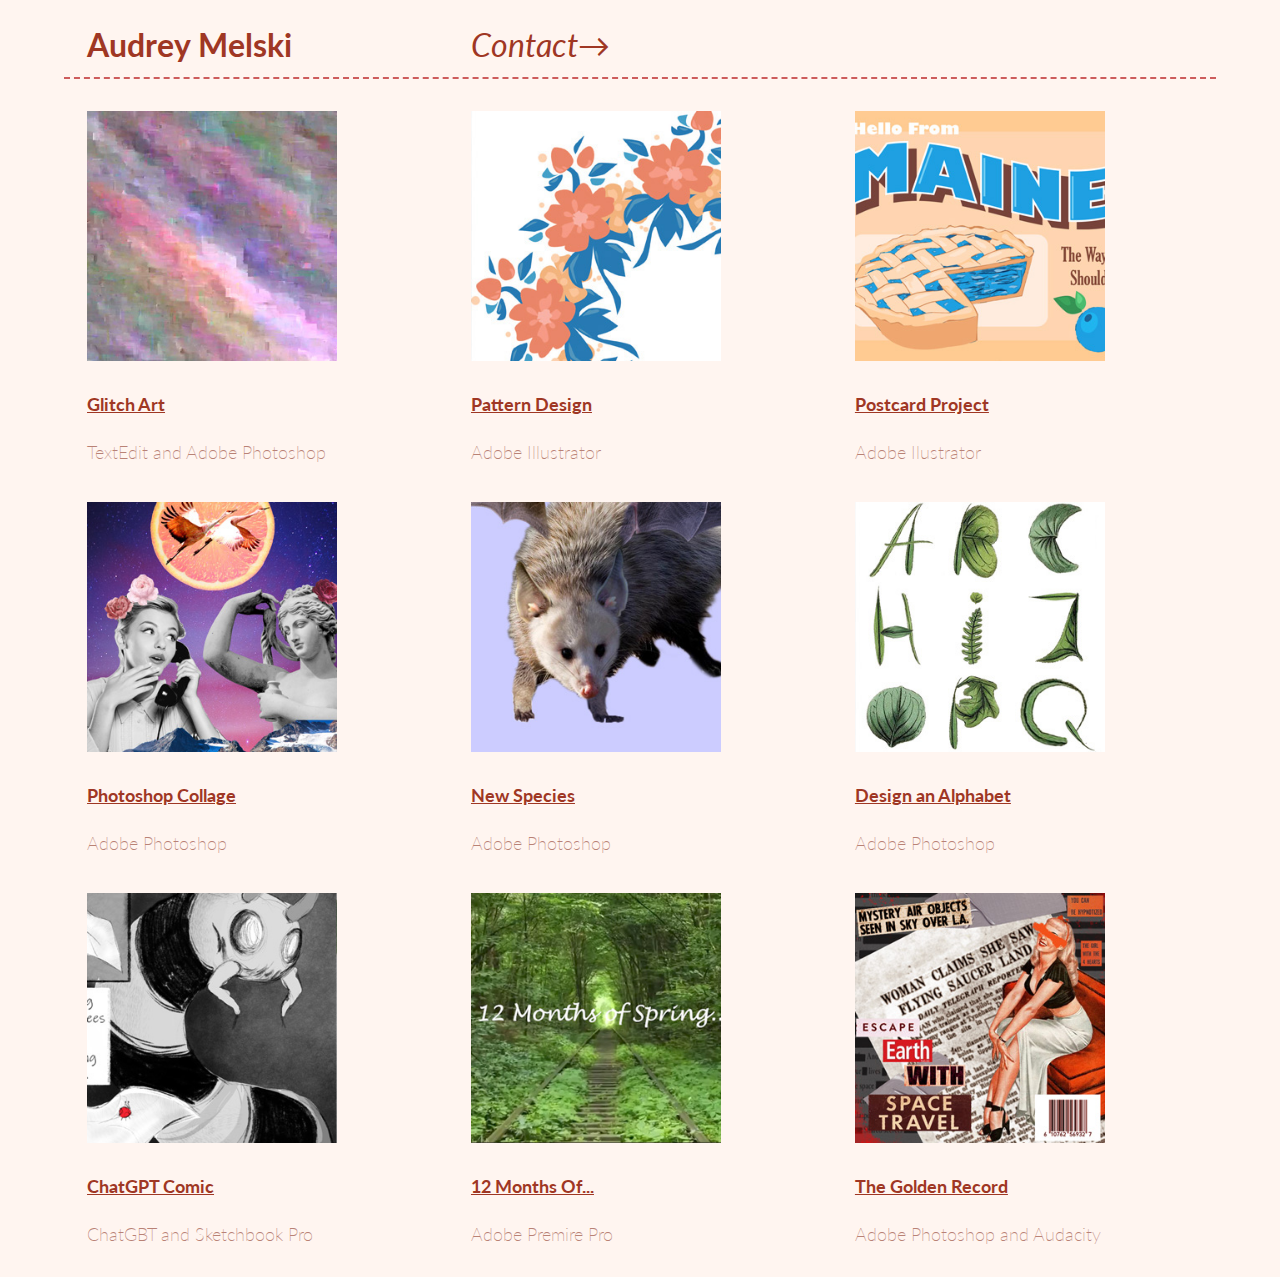
<file: index.html>
<!DOCTYPE html>
<html lang="en">
<head>
    <meta charset="UTF-8">
    <meta http-equiv="X-UA-Compatible" content="IE=edge">
    <meta name="viewport" content="width=device-width, initial-scale=1.0">
    <title>Audrey Melski</title>
    <link rel="stylesheet" href="styles/simple-grid.css">
    <link rel="stylesheet" href="styles/main.css">
</head>
<body>


    <div class="container">
        <div class="row nav_bar">
            <div class="col-4">
                <a href="/"><strong>Audrey Melski</strong></a>
            </div>

            <div class="col-4">
                <a href="mailto:audrey.melski@sjsu.edu"><em>Contact&#8594;</em>
                </a>
            </div>

            <div class="col-4">
                <!--<a href="https://www.instagram.com">Instagram &#8599;</a>-->
            </div>
        </div>

       <br/>
        <div class="row">
          <div class="col-4">
           
                <div class="project_card">
                    <a href="project1.html">
                    <img class="homepage_project_image" src="images/project1.jpg"/></a>
                   <h4 class="project_card_name"><a href="project1.html">Glitch Art</a></h4>
                    <p>TextEdit and Adobe Photoshop</p>
                </div>
          </div>
          <div class="col-4">
            <div class="project_card">
                <img class="homepage_project_image" src="images/project2.jpg"/>
                <h4 class="project_card_name"><a href="project2.html">Pattern Design</a></h4>
                <p>Adobe Illustrator</p>
            </div>
          </div>
          <div class="col-4">
            <div class="project_card">
                <img class="homepage_project_image" src="images/project3.jpg"/>
                <h4 class="project_card_name"><a href="project3.html">Postcard Project</a></h4>
                <p>Adobe Ilustrator</p>
            </div>
          </div>
           <div class="col-4">
            <div class="project_card">
                <img class="homepage_project_image" src="images/project4.jpg"/>
                <h4 class="project_card_name"><a href="project4.html">Photoshop Collage</a></h4>
                <p>Adobe Photoshop</p>
            </div>
          </div>
           <div class="col-4">
            <div class="project_card">
                <img class="homepage_project_image" src="images/project5.jpg"/>
                <h4 class="project_card_name"><a href="project5.html">New Species</a></h4>
                <p>Adobe Photoshop</p>
            </div>
          </div>
           <div class="col-4">
            <div class="project_card">
                <img class="homepage_project_image" src="images/project6.jpg"/>
                <h4 class="project_card_name"><a href="project6.html">Design an Alphabet</a></h4>
                <p>Adobe Photoshop</p>
            </div>
          </div>
           <div class="col-4">
            <div class="project_card">
                <img class="homepage_project_image" src="images/project7.jpg"/>
                <h4 class="project_card_name"><a href="project7.html">ChatGPT Comic</a></h4>
                <p>ChatGBT and Sketchbook Pro</p>
            </div>
          </div>
          <div class="col-4">
            <div class="project_card">
                <img class="homepage_project_image" src="images/project8.jpg"/>
                <h4 class="project_card_name"><a href="project8.html">12 Months Of...</a></h4>
                <p>Adobe Premire Pro</p>
            </div>
          </div>
          <div class="col-4">
            <div class="project_card">
                <img class="homepage_project_image" src="images/project9.jpg"/>
                <h4 class="project_card_name"><a href="project9.html">The Golden Record</a></h4>
                <p>Adobe Photoshop and Audacity</p>
            </div>
          </div>
        </div>
      </div>




   
</body>
</html>
</file>
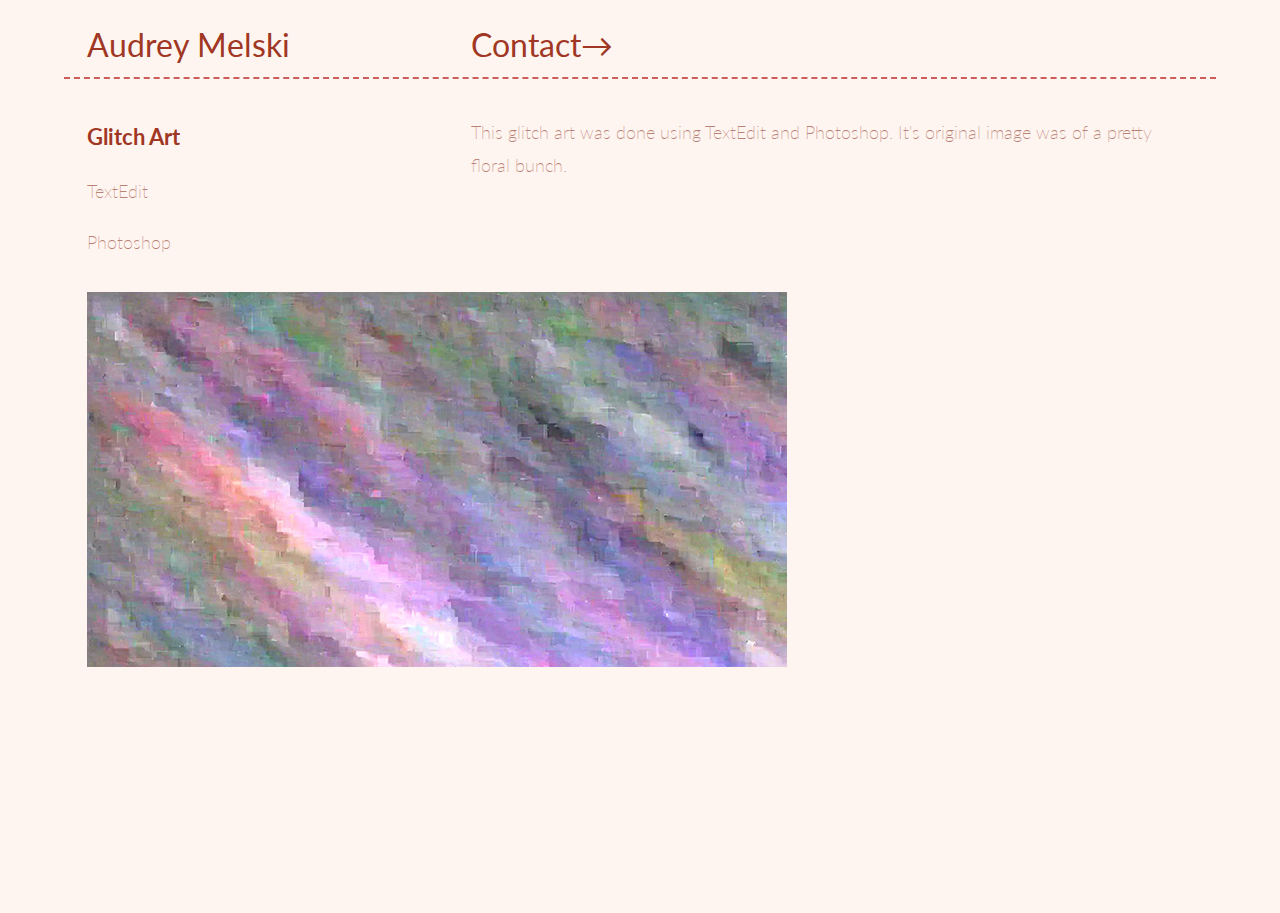
<file: project1.html>
<!DOCTYPE html>
<html lang="en">
<head>
    <meta charset="UTF-8">
    <meta http-equiv="X-UA-Compatible" content="IE=edge">
    <meta name="viewport" content="width=device-width, initial-scale=1.0">
    <title>My Website</title>
    <link rel="stylesheet" href="styles/simple-grid.css">
    <link rel="stylesheet" href="styles/main.css">
</head>
<body>
    <div class="container">
        <div class="row nav_bar">
            <div class="col-4">
                <a href="/">Audrey Melski</a>
            </div>

            <div class="col-4">
                <a href="mailto:audrey.melski@sjsu.edu">Contact&#8594;
                </a>
            </div>

            <div class="col-4">
                <!--<a href="https://www.instagram.com">Instagram &#8599;</a>-->
            </div>
        </div>


        <div class="row project_page_description">
            <div class="col-4">
                <h3>Glitch Art</h3>
                <p class="project_tools">TextEdit</p>
                <p class="project_tools">Photoshop</p>
            </div>
            <div class="col-8">
                <p>This glitch art was done using TextEdit and Photoshop. It's original image was of a pretty floral bunch.</p>
            </div>
      </div>
        <div class="row">
            <div class="col-12">
                <img src="images/Project1_Large.jpg"/>
                <!--<p>Project caption</p>-->
            </div>
        </div>
        </div>
    </body>
</html>
</file>
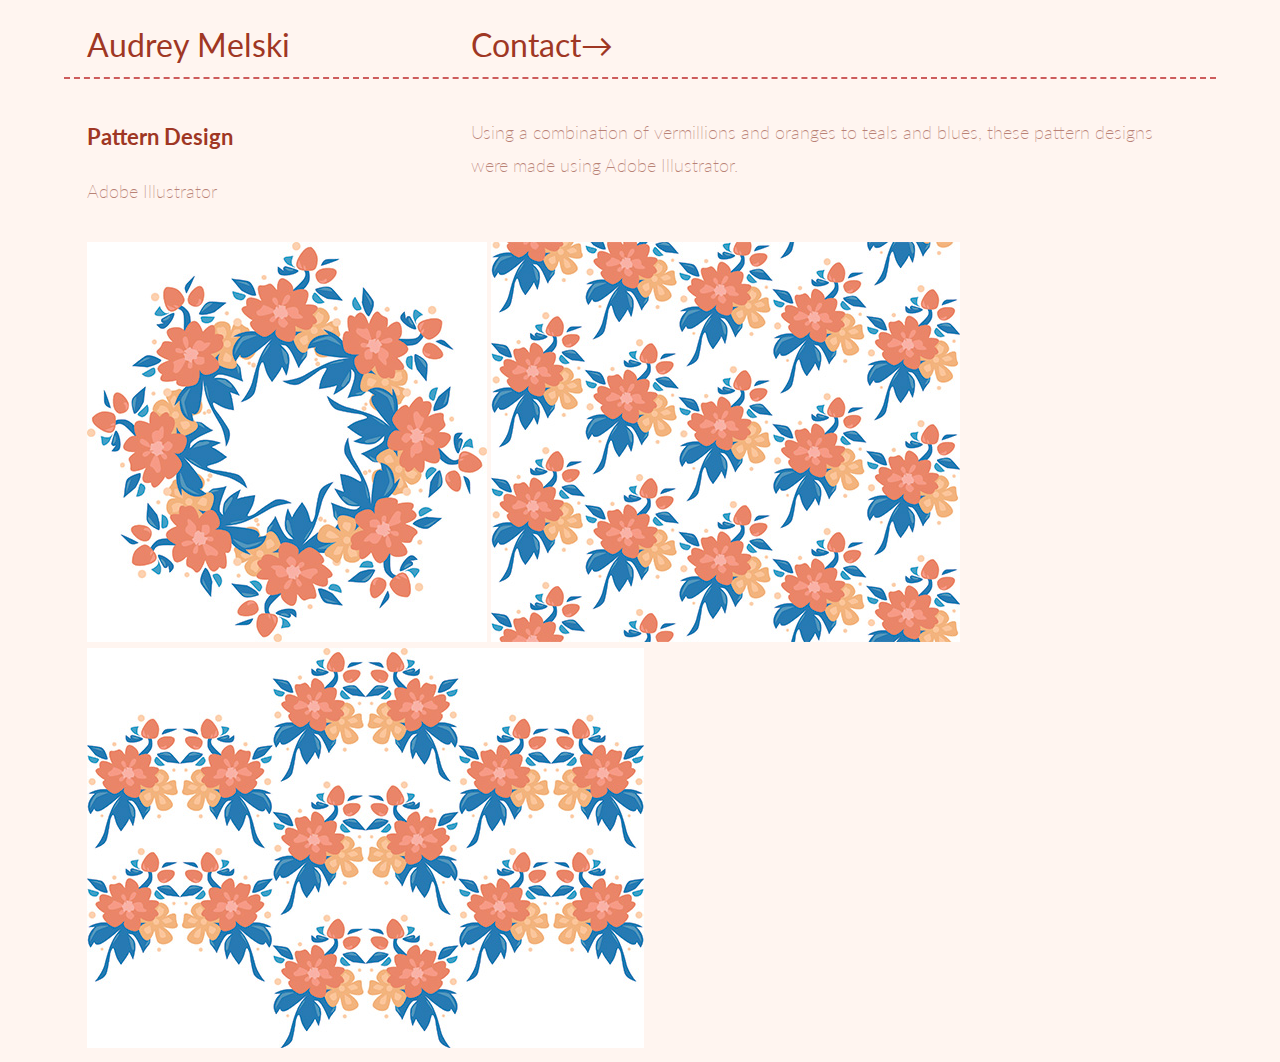
<file: project2.html>
<!DOCTYPE html>
<html lang="en">
<head>
    <meta charset="UTF-8">
    <meta http-equiv="X-UA-Compatible" content="IE=edge">
    <meta name="viewport" content="width=device-width, initial-scale=1.0">
    <title>My Website</title>
    <link rel="stylesheet" href="styles/simple-grid.css">
    <link rel="stylesheet" href="styles/main.css">
</head>
<body>
    <div class="container">
        <div class="row nav_bar">
            <div class="col-4">
                <a href="/">Audrey Melski</a>
            </div>

            <div class="col-4">
                <a href="mailto:audrey.melski@sjsu.edu">Contact&#8594;
                </a>
            </div>

            <div class="col-4">
                <!--<a href="https://www.instagram.com">Instagram &#8599;</a>-->
            </div>
        </div>


        <div class="row project_page_description">
            <div class="col-4">
                <h3>Pattern Design</h3>
                <p class="project_tools">Adobe Illustrator</p>
                <!--<p class="project_tools">Photoshop</p>-->
            </div>
            <div class="col-8">
                <p>Using a combination of vermillions and oranges to teals and blues, these pattern designs were made using Adobe Illustrator.</p>
            </div>
      </div>
        <div class="row">
            <div class="col-12">
                <img src="images/Project2a_Large.jpg"/>
                <img src="images/Project2b_Large.jpg"/>
                <img src="images/Project2c_Large.jpg"/>
                <!--<p>Project caption</p>-->
            </div>
        </div>
        </div>
    </body>
</html>
</file>
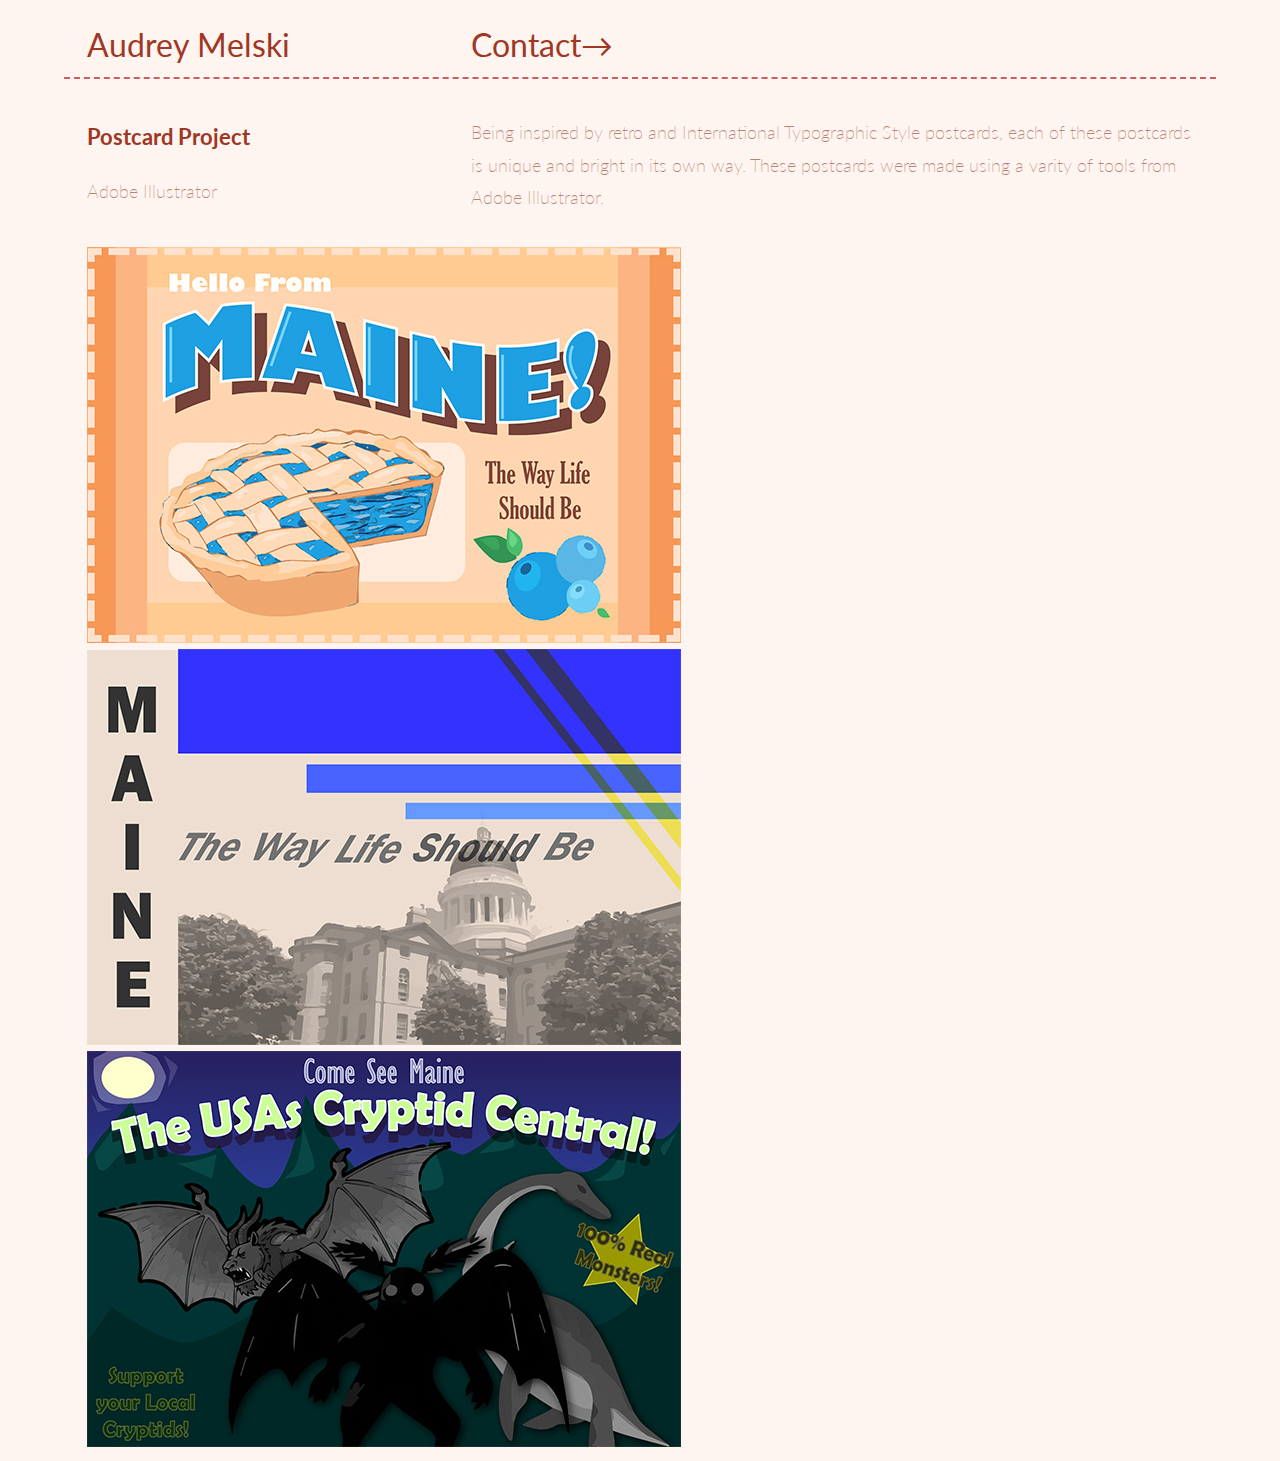
<file: project3.html>
<!DOCTYPE html>
<html lang="en">
<head>
    <meta charset="UTF-8">
    <meta http-equiv="X-UA-Compatible" content="IE=edge">
    <meta name="viewport" content="width=device-width, initial-scale=1.0">
    <title>My Website</title>
    <link rel="stylesheet" href="styles/simple-grid.css">
    <link rel="stylesheet" href="styles/main.css">
</head>
<body>
    <div class="container">
        <div class="row nav_bar">
            <div class="col-4">
                <a href="/">Audrey Melski</a>
            </div>

            <div class="col-4">
                <a href="mailto:audrey.melski@sjsu.edu">Contact&#8594;
                </a>
            </div>

            <div class="col-4">
                <!--<a href="https://www.instagram.com">Instagram &#8599;</a>-->
            </div>
        </div>


        <div class="row project_page_description">
            <div class="col-4">
                <h3>Postcard Project</h3>
                <p class="project_tools">Adobe Illustrator</p>
                <!--<p class="project_tools">Photoshop</p>-->
            </div>
            <div class="col-8">
                <p>Being inspired by retro and International Typographic Style postcards, each of these postcards is unique and bright in its own way. These postcards were made using a varity of tools from Adobe Illustrator.</p>
            </div>
      </div>
        <div class="row">
            <div class="col-12">
                <img src="images/Project3a_Large.jpg"/>
                <img src="images/Project3b_Large.jpg"/>
                <img src="images/Project3c_Large.jpg"/>
                <!--<p>Project caption</p>-->
            </div>
        </div>
        </div>
    </body>
</html>
</file>
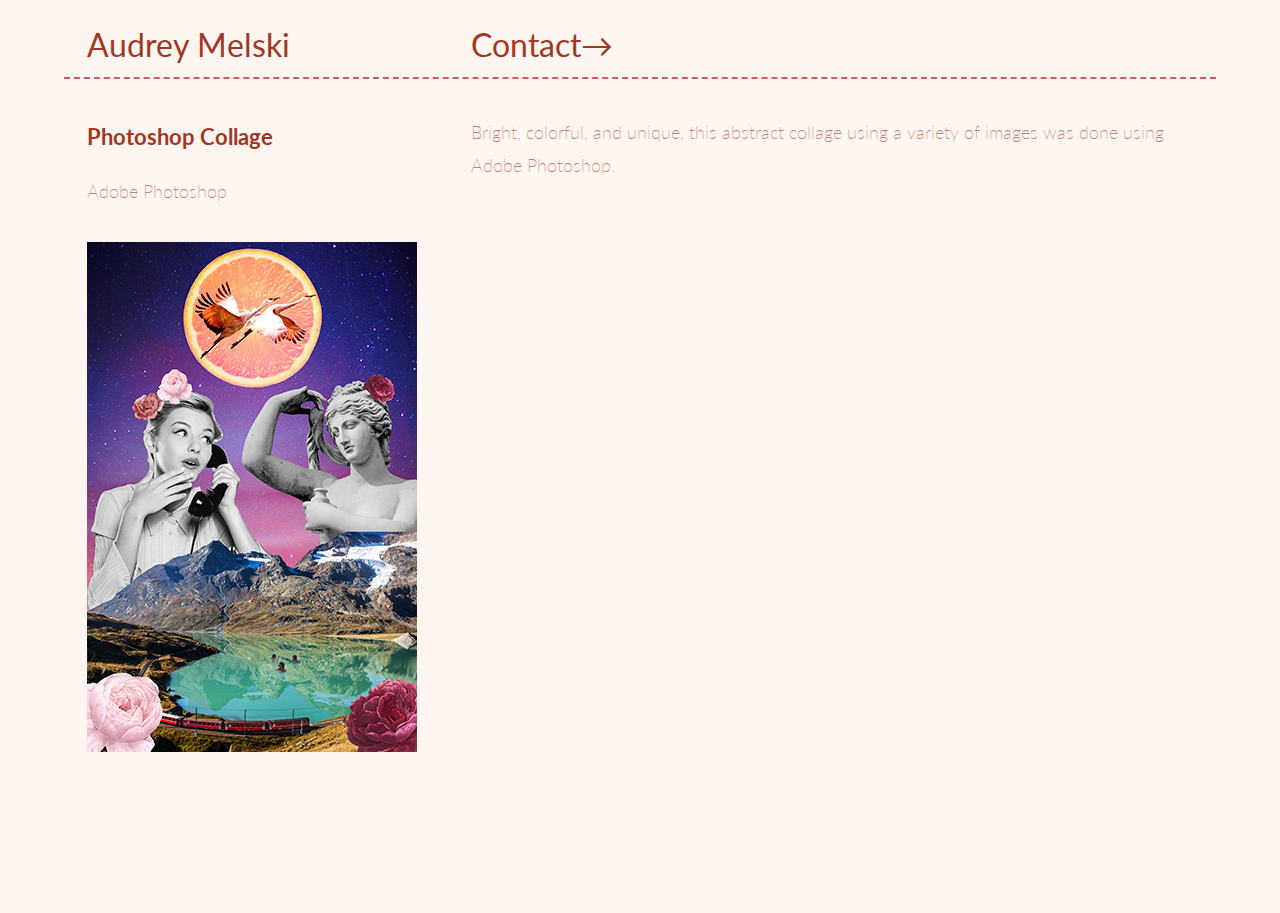
<file: project4.html>
<!DOCTYPE html>
<html lang="en">
<head>
    <meta charset="UTF-8">
    <meta http-equiv="X-UA-Compatible" content="IE=edge">
    <meta name="viewport" content="width=device-width, initial-scale=1.0">
    <title>My Website</title>
    <link rel="stylesheet" href="styles/simple-grid.css">
    <link rel="stylesheet" href="styles/main.css">
</head>
<body>
    <div class="container">
        <div class="row nav_bar">
            <div class="col-4">
                <a href="/">Audrey Melski</a>
            </div>

            <div class="col-4">
                <a href="mailto:audrey.melski@sjsu.edu">Contact&#8594;
                </a>
            </div>

            <div class="col-4">
                <!--<a href="https://www.instagram.com">Instagram &#8599;</a>-->
            </div>
        </div>


        <div class="row project_page_description">
            <div class="col-4">
                <h3>Photoshop Collage</h3>
                <p class="project_tools">Adobe Photoshop</p>
                <!--<p class="project_tools">Photoshop</p>-->
            </div>
            <div class="col-8">
                <p>Bright, colorful, and unique, this abstract collage using a variety of images was done using Adobe Photoshop.</p>
            </div>
      </div>
        <div class="row">
            <div class="col-12">
                <img src="images/Project4_Large.jpg"/>
                <!--<p>Project caption</p>-->
            </div>
        </div>
        </div>
    </body>
</html>
</file>
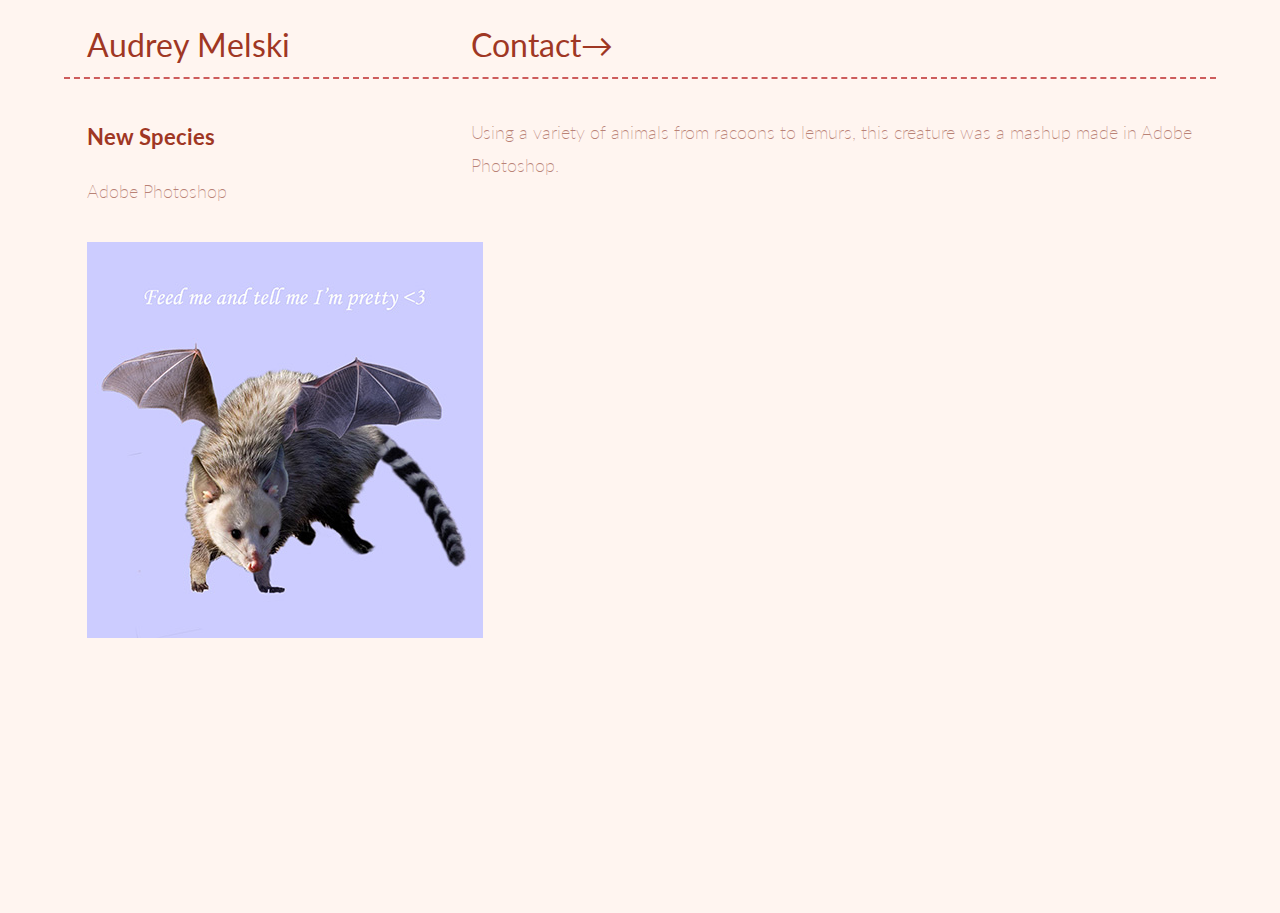
<file: project5.html>
<!DOCTYPE html>
<html lang="en">
<head>
    <meta charset="UTF-8">
    <meta http-equiv="X-UA-Compatible" content="IE=edge">
    <meta name="viewport" content="width=device-width, initial-scale=1.0">
    <title>My Website</title>
    <link rel="stylesheet" href="styles/simple-grid.css">
    <link rel="stylesheet" href="styles/main.css">
</head>
<body>
    <div class="container">
        <div class="row nav_bar">
            <div class="col-4">
                <a href="/">Audrey Melski</a>
            </div>

            <div class="col-4">
                <a href="mailto:audrey.melski@sjsu.edu">Contact&#8594;
                </a>
            </div>

            <div class="col-4">
                <!--<a href="https://www.instagram.com">Instagram &#8599;</a>-->
            </div>
        </div>


        <div class="row project_page_description">
            <div class="col-4">
                <h3>New Species</h3>
                <p class="project_tools">Adobe Photoshop</p>
                <!--<p class="project_tools">Photoshop</p>-->
            </div>
            <div class="col-8">
                <p>Using a variety of animals from racoons to lemurs, this creature was a mashup made in Adobe Photoshop.</p>
            </div>
      </div>
        <div class="row">
            <div class="col-12">
                <img src="images/Project5_Large.jpg"/>
                <!--<p>Project caption</p>-->
            </div>
        </div>
        </div>
    </body>
</html>
</file>
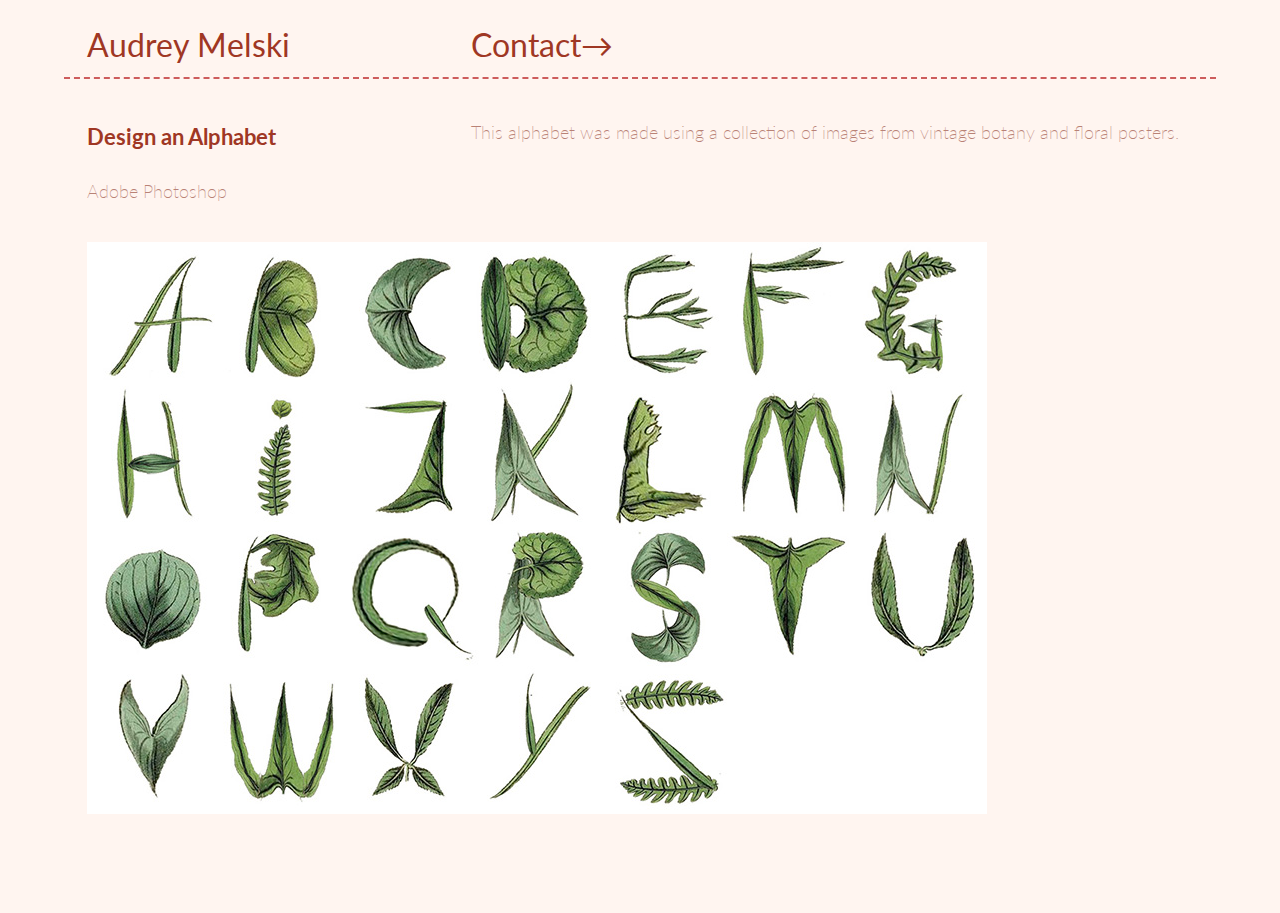
<file: project6.html>
<!DOCTYPE html>
<html lang="en">
<head>
    <meta charset="UTF-8">
    <meta http-equiv="X-UA-Compatible" content="IE=edge">
    <meta name="viewport" content="width=device-width, initial-scale=1.0">
    <title>My Website</title>
    <link rel="stylesheet" href="styles/simple-grid.css">
    <link rel="stylesheet" href="styles/main.css">
</head>
<body>
    <div class="container">
        <div class="row nav_bar">
            <div class="col-4">
                <a href="/">Audrey Melski</a>
            </div>

            <div class="col-4">
                <a href="mailto:audrey.melski@sjsu.edu">Contact&#8594;
                </a>
            </div>

            <div class="col-4">
                <!--<a href="https://www.instagram.com">Instagram &#8599;</a>-->
            </div>
        </div>


        <div class="row project_page_description">
            <div class="col-4">
                <h3>Design an Alphabet</h3>
                <p class="project_tools">Adobe Photoshop</p>
                <!--<p class="project_tools">Photoshop</p>-->
            </div>
            <div class="col-8">
                <p>This alphabet was made using a collection of images from vintage botany and floral posters.</p>
            </div>
      </div>
        <div class="row">
            <div class="col-12">
                <img src="images/Project6_Large.jpg"/>
                <!--<p>Project caption</p>-->
            </div>
        </div>
        </div>
    </body>
</html>
</file>
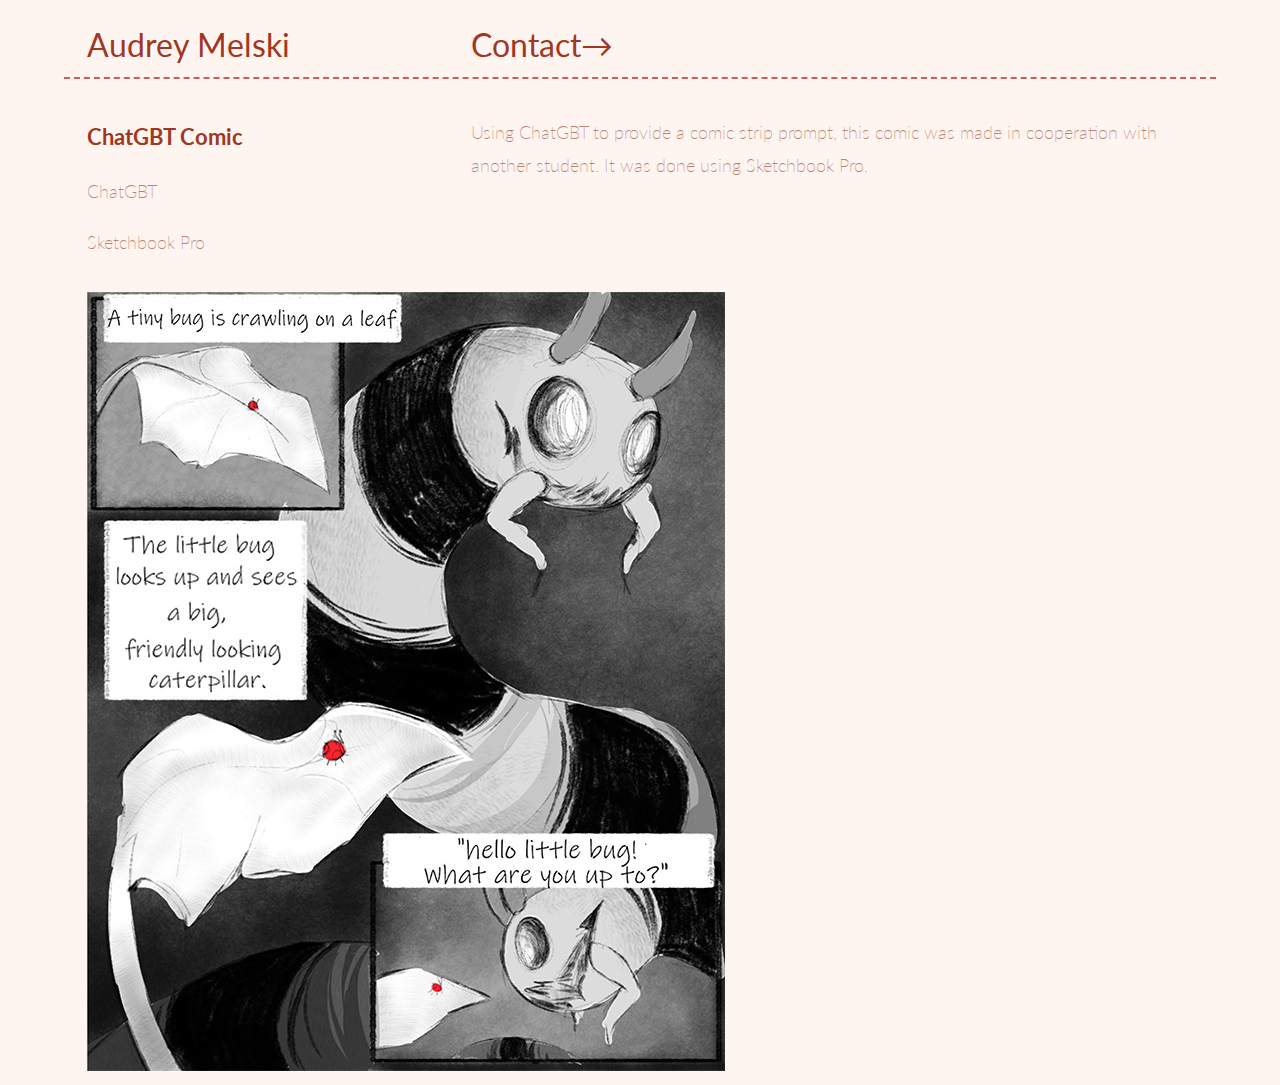
<file: project7.html>
<!DOCTYPE html>
<html lang="en">
<head>
    <meta charset="UTF-8">
    <meta http-equiv="X-UA-Compatible" content="IE=edge">
    <meta name="viewport" content="width=device-width, initial-scale=1.0">
    <title>My Website</title>
    <link rel="stylesheet" href="styles/simple-grid.css">
    <link rel="stylesheet" href="styles/main.css">
</head>
<body>
    <div class="container">
        <div class="row nav_bar">
            <div class="col-4">
                <a href="/">Audrey Melski</a>
            </div>

            <div class="col-4">
                <a href="mailto:audrey.melski@sjsu.edu">Contact&#8594;
                </a>
            </div>

            <div class="col-4">
                <!--<a href="https://www.instagram.com">Instagram &#8599;</a>-->
            </div>
        </div>


        <div class="row project_page_description">
            <div class="col-4">
                <h3>ChatGBT Comic</h3>
                <p class="project_tools">ChatGBT</p>
                <p class="project_tools">Sketchbook Pro</p>
            </div>
            <div class="col-8">
                <p>Using ChatGBT to provide a comic strip prompt, this comic was made in cooperation with another student. It was done using Sketchbook Pro.</p>
            </div>
      </div>
        <div class="row">
            <div class="col-12">
                <img src="images/Project7_Large.jpg"/>
                <!--<p>Project caption</p>-->
            </div>
        </div>
        </div>
    </body>
</html>
</file>
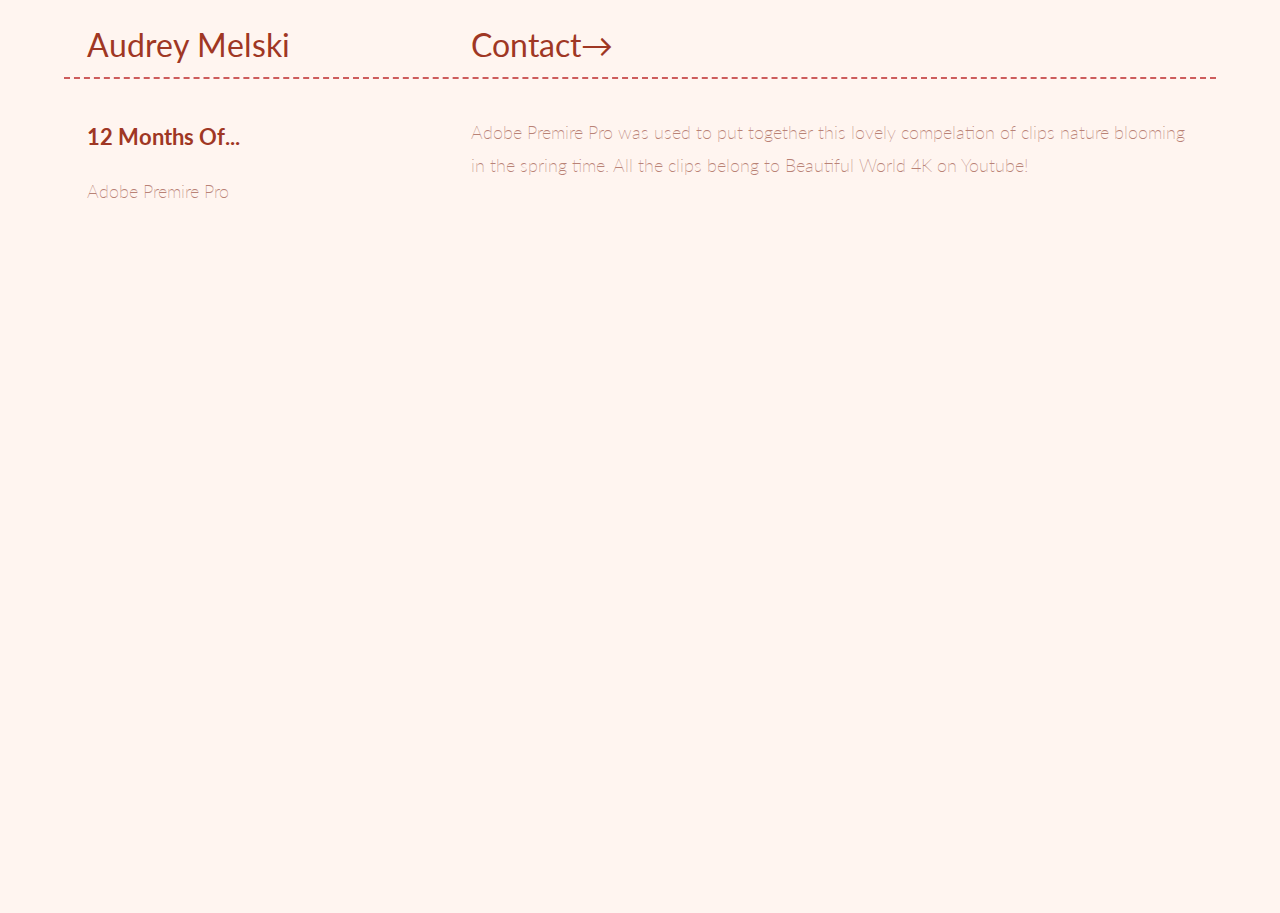
<file: project8.html>
<!DOCTYPE html>
<html lang="en">
<head>
    <meta charset="UTF-8">
    <meta http-equiv="X-UA-Compatible" content="IE=edge">
    <meta name="viewport" content="width=device-width, initial-scale=1.0">
    <title>My Website</title>
    <link rel="stylesheet" href="styles/simple-grid.css">
    <link rel="stylesheet" href="styles/main.css">
</head>
<body>
    <div class="container">
        <div class="row nav_bar">
            <div class="col-4">
                <a href="/">Audrey Melski</a>
            </div>

            <div class="col-4">
                <a href="mailto:audrey.melski@sjsu.edu">Contact&#8594;
                </a>
            </div>

            <div class="col-4">
                <!--<a href="https://www.instagram.com">Instagram &#8599;</a>-->
            </div>
        </div>


        <div class="row project_page_description">
            <div class="col-4">
                <h3>12 Months Of...</h3>
                <p class="project_tools">Adobe Premire Pro</p>
                <!--<p class="project_tools">Sketchbook Pro</p>-->
            </div>
            <div class="col-8">
                <p>Adobe Premire Pro was used to put together this lovely compelation of clips nature blooming in the spring time. All the clips belong to Beautiful World 4K on Youtube!</p>
            </div>
      </div>
        <div class="row">
            <div class="col-12">
               <iframe width="560" height="315" src="https://www.youtube.com/embed/jOdAvy7bg8k" title="YouTube video player" frameborder="0" allow="accelerometer; autoplay; clipboard-write; encrypted-media; gyroscope; picture-in-picture; web-share" allowfullscreen></iframe>
                <!--<p>Project caption</p>-->
            </div>
        </div>
        </div>
    </body>
</html>
</file>
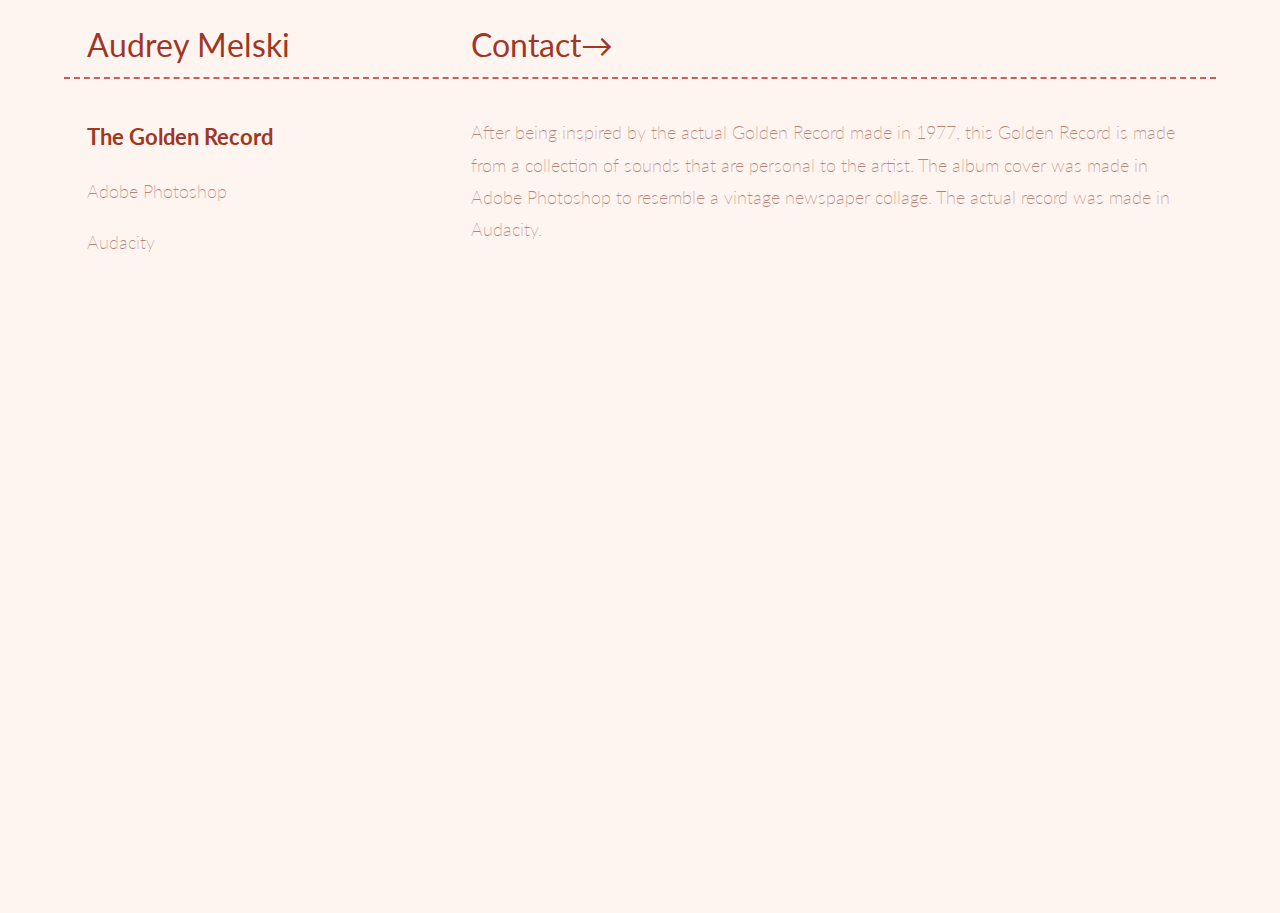
<file: project9.html>
<!DOCTYPE html>
<html lang="en">
<head>
    <meta charset="UTF-8">
    <meta http-equiv="X-UA-Compatible" content="IE=edge">
    <meta name="viewport" content="width=device-width, initial-scale=1.0">
    <title>My Website</title>
    <link rel="stylesheet" href="styles/simple-grid.css">
    <link rel="stylesheet" href="styles/main.css">
</head>
<body>
    <div class="container">
        <div class="row nav_bar">
            <div class="col-4">
                <a href="/">Audrey Melski</a>
            </div>

            <div class="col-4">
                <a href="mailto:audrey.melski@sjsu.edu">Contact&#8594;
                </a>
            </div>

            <div class="col-4">
                <!--<a href="https://www.instagram.com">Instagram &#8599;</a>-->
            </div>
        </div>


        <div class="row project_page_description">
            <div class="col-4">
                <h3>The Golden Record</h3>
                <p class="project_tools">Adobe Photoshop</p>
                <p class="project_tools">Audacity</p>
            </div>
            <div class="col-8">
                <p>After being inspired by the actual Golden Record made in 1977, this Golden Record is made from a collection of sounds that are personal to the artist. The album cover was made in Adobe Photoshop to resemble a vintage newspaper collage. The actual record was made in Audacity. 
                </p>
            </div>
      </div>
        <div class="row">
            <div class="col-12">
                <iframe width="560" height="315" src="https://www.youtube.com/embed/zIwKUOuGeVo" title="YouTube video player" frameborder="0" allow="accelerometer; autoplay; clipboard-write; encrypted-media; gyroscope; picture-in-picture; web-share" allowfullscreen></iframe>
                <!--<p>Project caption</p>-->
            </div>
        </div>
        </div>
    </body>
</html>
</file>
<file: styles/simple-grid.css>
/**
*** SIMPLE GRID
*** (C) ZACH COLE 2016
**/

@import url(https://fonts.googleapis.com/css?family=Lato:400,300,300italic,400italic,700,700italic);

/* UNIVERSAL */

html,
body {
  height: 100%;
  width: 100%;
  margin: 0;
  padding: 0;
  left: 0;
  top: 0;
  font-size: 100%;
  background-color: #FFF5F0;
}

/* ROOT FONT STYLES */

* {
  font-family: 'Lato', Helvetica, sans-serif;
  color: #9F3724;
  line-height: 1.5;
}

/* TYPOGRAPHY */

h1 {
  font-size: 2.5rem;
}

h2 {
  font-size: 2rem;
}

h3 {
  font-size: 1.375rem;
}

h4 {
  font-size: 1.125rem;
}

h5 {
  font-size: 1rem;
}

h6 {
  font-size: 0.875rem;
}

p {
  font-size: 1.125rem;
  font-weight: 200;
  line-height: 1.8;
  color: #B98276;
}

.font-light {
  font-weight: 300;
}

.font-regular {
  font-weight: 400;
}

.font-heavy {
  font-weight: 700;
}

/* POSITIONING */

.left {
  text-align: left;
}

.right {
  text-align: right;
}

.center {
  text-align: center;
  margin-left: auto;
  margin-right: auto;
}

.justify {
  text-align: justify;
}

/* ==== GRID SYSTEM ==== */

.container {
  width: 90%;
  margin-left: auto;
  margin-right: auto;
}

.row {
  position: relative;
  width: 100%;
}

.row [class^="col"] {
  float: left;
  margin: 0.5rem 2%;
  min-height: 0.125rem;
}

.col-1,
.col-2,
.col-3,
.col-4,
.col-5,
.col-6,
.col-7,
.col-8,
.col-9,
.col-10,
.col-11,
.col-12 {
  width: 96%;
}

.col-1-sm {
  width: 4.33%;
}

.col-2-sm {
  width: 12.66%;
}

.col-3-sm {
  width: 21%;
}

.col-4-sm {
  width: 29.33%;
}

.col-5-sm {
  width: 37.66%;
}

.col-6-sm {
  width: 46%;
}

.col-7-sm {
  width: 54.33%;
}

.col-8-sm {
  width: 62.66%;
}

.col-9-sm {
  width: 71%;
}

.col-10-sm {
  width: 79.33%;
}

.col-11-sm {
  width: 87.66%;
}

.col-12-sm {
  width: 96%;
}

.row::after {
	content: "";
	display: table;
	clear: both;
}

.hidden-sm {
  display: none;
}

@media only screen and (min-width: 33.75em) {  /* 540px */
  .container {
    width: 80%;
  }
}

@media only screen and (min-width: 45em) {  /* 720px */
  .col-1 {
    width: 4.33%;
  }

  .col-2 {
    width: 12.66%;
  }

  .col-3 {
    width: 21%;
  }

  .col-4 {
    width: 29.33%;
  }

  .col-5 {
    width: 37.66%;
  }

  .col-6 {
    width: 46%;
  }

  .col-7 {
    width: 54.33%;
  }

  .col-8 {
    width: 62.66%;
  }

  .col-9 {
    width: 71%;
  }

  .col-10 {
    width: 79.33%;
  }

  .col-11 {
    width: 87.66%;
  }

  .col-12 {
    width: 96%;
  }

  .hidden-sm {
    display: block;
  }
}

@media only screen and (min-width: 60em) { /* 960px */
  .container {
    width: 90%;
    margin-top: 1%;
    /* max-width: 60rem; */
  }
}

.container {
  margin-top: 1%;
}
</file>
<file: styles/main.css>
.nav_bar {
    border-bottom: 2px dashed indianred;
}

.nav_bar a {
    font-size: 32px;
    text-decoration: none;
}

#title_name {
    font-size: 3.5rem;
}

.homepage_project_image {
    max-width: 250px;
    max-height: 250px
    padding-right:10px;
}
.project_card_name  {
    text-align: left;
}

.project_card_about {
    text-align: left;
}

.project_page_description {
    margin-top: 1%;
}

h4 {
	margin-bottom: 0px;
	padding-bottom: 0px;
}
</file>
